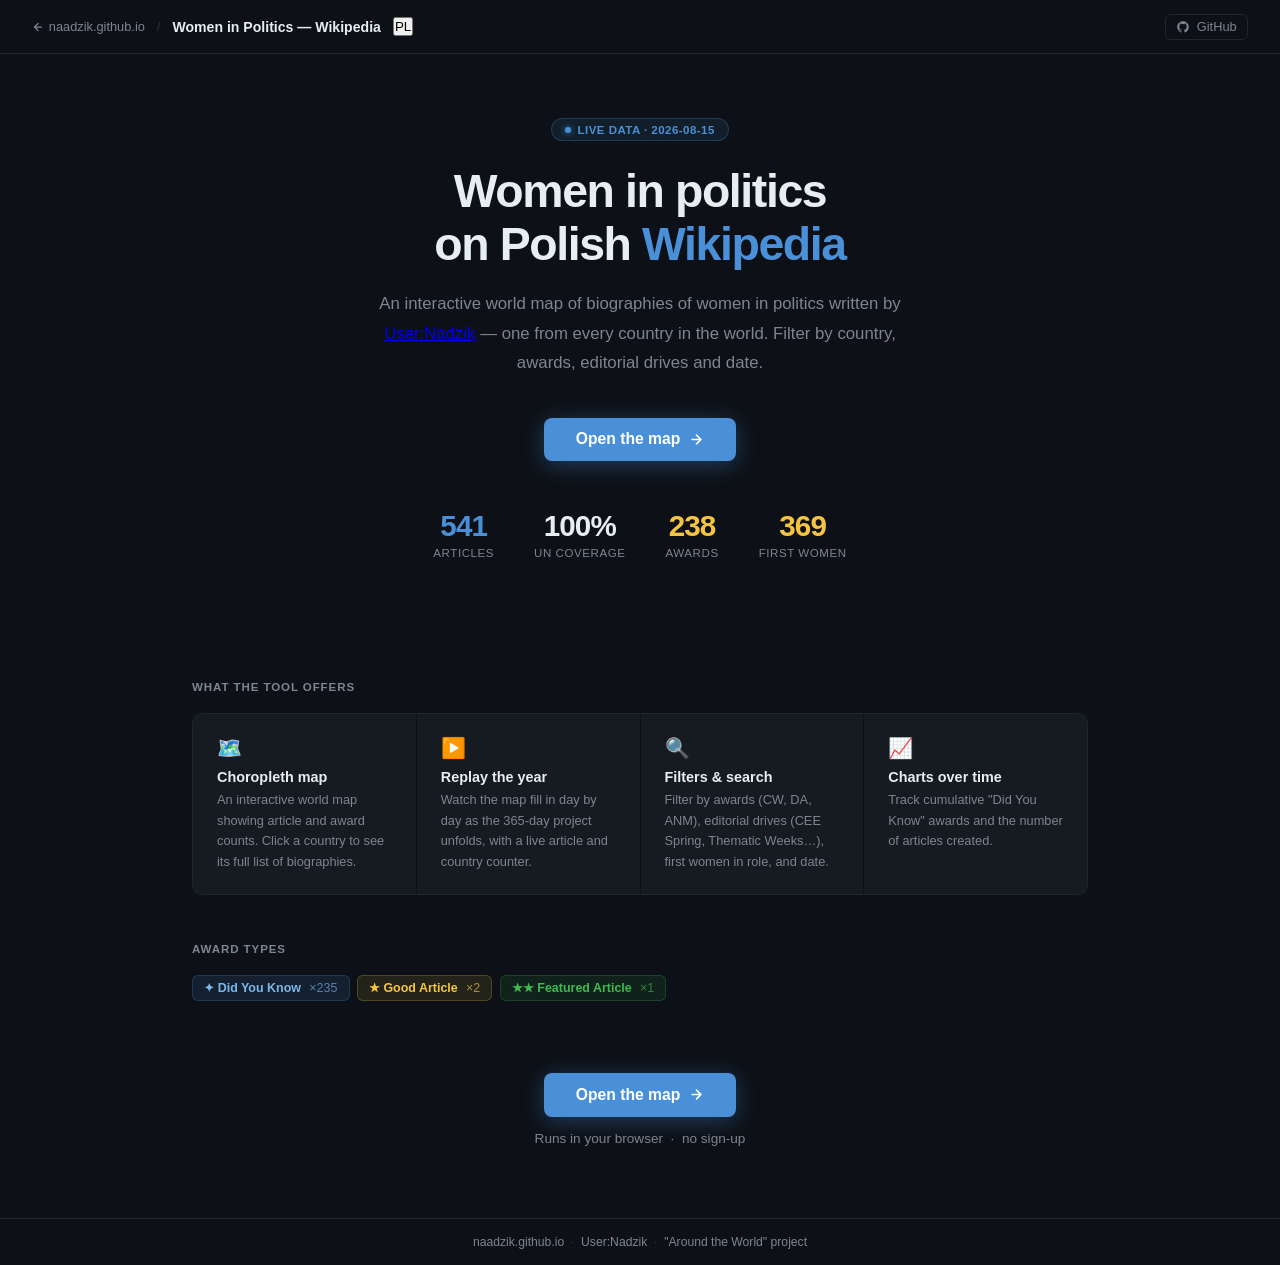
<file: index.html>
<!DOCTYPE html>
<html lang="en">
<head>
  <meta charset="UTF-8">
  <meta name="viewport" content="width=device-width, initial-scale=1.0">
  <title>Women in Politics — Wikipedia</title>
  <meta name="description" content="Interactive world map of biographies of women in politics — one from every country in the world — on Polish Wikipedia.">
  <link rel="icon" href="data:image/svg+xml,%3Csvg xmlns='http://www.w3.org/2000/svg' viewBox='0 0 100 100'%3E%3Ctext y='.9em' font-size='90'%3E%F0%9F%97%BA%EF%B8%8F%3C/text%3E%3C/svg%3E">
  <meta property="og:title" content="Women in Politics — Polish Wikipedia">
  <meta property="og:description" content="An interactive world map: a biography of a woman in politics from every country in the world.">
  <meta property="og:type" content="website">
  <style>
    *, *::before, *::after { box-sizing: border-box; margin: 0; padding: 0; }

    :root {
      --bg:      #0d1117;
      --surface: #161b22;
      --border:  #21262d;
      --text:    #e6edf3;
      --muted:   #7d8590;
      --dim:     #30363d;
      --blue:    #4a90d9;
      --blue-glow: rgba(74,144,217,.35);
      --gold:    #f5c542;
      --green:   #3fb950;
    }

    html { scroll-behavior: smooth; }

    body {
      font-family: -apple-system, BlinkMacSystemFont, 'Segoe UI', sans-serif;
      background: var(--bg);
      color: var(--text);
      min-height: 100vh;
      display: grid;
      grid-template-rows: auto 1fr auto;
    }

    /* ── Nav ── */
    nav {
      border-bottom: 1px solid var(--border);
      padding: .85rem 2rem;
      display: flex;
      align-items: center;
      gap: .75rem;
    }
    .nav-back {
      font-size: .8rem;
      color: var(--muted);
      text-decoration: none;
      display: flex;
      align-items: center;
      gap: .3rem;
      transition: color .15s;
    }
    .nav-back:hover { color: var(--text); }
    .nav-sep { color: var(--dim); font-size: .8rem; }
    .nav-title {
      font-size: .88rem;
      font-weight: 600;
      color: var(--text);
    }
    nav a.gh {
      margin-left: auto;
      display: flex; align-items: center; gap: .4rem;
      font-size: .8rem; color: var(--muted);
      text-decoration: none;
      border: 1px solid var(--border);
      border-radius: 6px; padding: .28rem .65rem;
      transition: color .15s, border-color .15s;
    }
    nav a.gh:hover { color: var(--text); border-color: var(--muted); }

    /* ── Hero ── */
    .hero {
      padding: 4rem 2rem 3rem;
      max-width: 760px;
      margin: 0 auto;
      width: 100%;
      text-align: center;
    }

    .badge {
      display: inline-flex; align-items: center; gap: .4rem;
      background: rgba(74,144,217,.1);
      border: 1px solid rgba(74,144,217,.25);
      border-radius: 100px;
      padding: .28rem .8rem;
      font-size: .72rem; color: var(--blue); font-weight: 600;
      letter-spacing: .04em; text-transform: uppercase;
      margin-bottom: 1.5rem;
    }
    .badge::before {
      content: '';
      width: 6px; height: 6px; border-radius: 50%;
      background: var(--blue);
      box-shadow: 0 0 6px var(--blue);
      animation: blink 2.5s ease-in-out infinite;
    }
    @keyframes blink {
      0%, 100% { opacity: 1; }
      50%       { opacity: .3; }
    }

    h1 {
      font-size: clamp(1.9rem, 4.5vw, 2.9rem);
      font-weight: 800;
      letter-spacing: -.03em;
      line-height: 1.15;
      margin-bottom: 1.1rem;
    }
    h1 em { font-style: normal; color: var(--blue); }

    .lead {
      font-size: clamp(.9rem, 2vw, 1.05rem);
      color: var(--muted);
      line-height: 1.75;
      max-width: 560px;
      margin: 0 auto 2.5rem;
    }

    .btn-primary {
      display: inline-flex; align-items: center; gap: .55rem;
      background: var(--blue);
      color: #fff; font-weight: 700; font-size: .98rem;
      padding: .8rem 2rem; border-radius: 8px;
      text-decoration: none;
      box-shadow: 0 4px 22px var(--blue-glow);
      transition: background .15s, transform .1s, box-shadow .15s;
    }
    .btn-primary:hover {
      background: #5a9fe0;
      transform: translateY(-2px);
      box-shadow: 0 6px 28px var(--blue-glow);
    }
    .btn-primary:active { transform: translateY(0); }

    /* ── Stats row ── */
    .stats {
      display: flex;
      flex-wrap: wrap;
      justify-content: center;
      gap: 2.5rem;
      margin: 3rem auto 0;
      max-width: 600px;
    }
    .stat-item { text-align: center; }
    .stat-value {
      font-size: 1.85rem;
      font-weight: 800;
      letter-spacing: -.03em;
      color: var(--text);
      display: block;
    }
    .stat-value.blue { color: var(--blue); }
    .stat-value.gold { color: var(--gold); }
    .stat-label {
      font-size: .72rem;
      color: var(--muted);
      margin-top: .2rem;
      text-transform: uppercase;
      letter-spacing: .05em;
    }

    /* ── Features ── */
    .features-section {
      max-width: 960px;
      margin: 4.5rem auto 0;
      padding: 0 2rem;
      width: 100%;
    }
    .section-label {
      font-size: .72rem;
      font-weight: 700;
      color: var(--muted);
      text-transform: uppercase;
      letter-spacing: .08em;
      margin-bottom: 1.25rem;
    }

    .features {
      display: grid;
      grid-template-columns: repeat(auto-fill, minmax(210px, 1fr));
      gap: 1px;
      border: 1px solid var(--border);
      border-radius: 10px;
      overflow: hidden;
    }
    .feature {
      background: var(--surface);
      padding: 1.35rem 1.5rem;
    }
    .feature-icon { font-size: 1.25rem; margin-bottom: .6rem; display: block; }
    .feature h3 { font-size: .9rem; font-weight: 700; margin-bottom: .3rem; }
    .feature p  { font-size: .8rem; color: var(--muted); line-height: 1.6; }

    /* ── Awards strip ── */
    .awards-section {
      max-width: 960px;
      margin: 3rem auto 0;
      padding: 0 2rem;
      width: 100%;
    }
    .awards-grid {
      display: flex;
      flex-wrap: wrap;
      gap: .45rem;
      margin-top: .75rem;
    }
    .award-chip {
      font-size: .78rem;
      font-weight: 600;
      border-radius: 6px;
      padding: .3rem .7rem;
    }
    .award-chip.cw  { background: rgba(74,144,217,.12); color: #7db8ea; border: 1px solid rgba(74,144,217,.22); }
    .award-chip.da  { background: rgba(245,197,66,.1);  color: #f5c542; border: 1px solid rgba(245,197,66,.22); }
    .award-chip.anm { background: rgba(63,185,80,.1);   color: #3fb950; border: 1px solid rgba(63,185,80,.22); }
    .award-chip .count {
      opacity: .65;
      font-weight: 400;
      margin-left: .3rem;
    }

    /* ── Bottom CTA ── */
    .bottom-cta {
      text-align: center;
      padding: 4.5rem 2rem;
    }
    .bottom-cta p {
      font-size: .85rem;
      color: var(--muted);
      margin-top: .9rem;
    }

    /* ── Footer ── */
    footer {
      border-top: 1px solid var(--border);
      padding: 1rem 2rem;
      font-size: .76rem;
      color: var(--dim);
      text-align: center;
    }
    footer a { color: var(--muted); text-decoration: none; }
    footer a:hover { text-decoration: underline; }
  </style>
</head>
<body>

<nav>
  <a class="nav-back" href="https://naadzik.github.io/">
    <svg width="12" height="12" viewBox="0 0 24 24" fill="none" stroke="currentColor" stroke-width="2.5" stroke-linecap="round">
      <path d="M19 12H5M12 5l-7 7 7 7"/>
    </svg>
    naadzik.github.io
  </a>
  <span class="nav-sep">/</span>
  <span class="nav-title" data-i18n="navTitle">Women in Politics — Wikipedia</span>
  <button class="gh" id="ls-lang" type="button" title="Switch language / Zmień język">PL</button>
  <a class="gh" href="https://github.com/Naadzik" target="_blank" rel="noopener">
    <svg width="14" height="14" viewBox="0 0 24 24" fill="currentColor">
      <path d="M12 2C6.477 2 2 6.477 2 12c0 4.418 2.865 8.167 6.839 9.49.5.092.682-.217.682-.482
               0-.237-.009-.868-.014-1.703-2.782.605-3.369-1.34-3.369-1.34-.454-1.154-1.11-1.462-1.11-1.462
               -.908-.62.069-.608.069-.608 1.003.07 1.531 1.03 1.531 1.03.892 1.529 2.341 1.087 2.91.831
               .091-.646.35-1.087.636-1.337-2.22-.253-4.555-1.11-4.555-4.943 0-1.091.39-1.984 1.029-2.683
               -.103-.253-.446-1.27.098-2.647 0 0 .84-.269 2.75 1.025A9.578 9.578 0 0 1 12 6.836a9.59 9.59 0 0 1
               2.504.337c1.909-1.294 2.747-1.025 2.747-1.025.546 1.377.202 2.394.1 2.647.64.699 1.028
               1.592 1.028 2.683 0 3.842-2.339 4.687-4.566 4.935.359.309.678.919.678 1.852 0 1.336-.012
               2.415-.012 2.743 0 .267.18.578.688.48C19.138 20.163 22 16.418 22 12c0-5.523-4.477-10-10-10z"/>
    </svg>
    GitHub
  </a>
</nav>

<main>

  <section class="hero">
    <span class="badge" id="ls-badge" data-i18n="badge">Live data</span>
    <h1 data-i18n-html="heroTitle">Women in politics<br>on Polish <em>Wikipedia</em></h1>
    <p class="lead" data-i18n-html="lead">
      An interactive world map of biographies of women in politics written by
      <a href="https://meta.wikimedia.org/wiki/User:Nadzik" target="_blank" rel="noopener">User:Nadzik</a> —
      one from every country in the world. Filter by country, awards, editorial
      drives and date.
    </p>
    <a class="btn-primary ls-open" href="app.html">
      <span data-i18n="openMap">Open the map</span>
      <svg width="15" height="15" viewBox="0 0 24 24" fill="none" stroke="currentColor" stroke-width="2.5" stroke-linecap="round">
        <path d="M5 12h14M12 5l7 7-7 7"/>
      </svg>
    </a>

    <div class="stats">
      <div class="stat-item">
        <span class="stat-value blue" id="ls-articles">–</span>
        <span class="stat-label" data-i18n="stArticles">Articles</span>
      </div>
      <div class="stat-item">
        <span class="stat-value" id="ls-coverage">–</span>
        <span class="stat-label" data-i18n="stCoverage">UN coverage</span>
      </div>
      <div class="stat-item">
        <span class="stat-value gold" id="ls-awards">–</span>
        <span class="stat-label" data-i18n="stAwards">Awards</span>
      </div>
      <div class="stat-item">
        <span class="stat-value" id="ls-firstwomen" style="color:var(--gold)">–</span>
        <span class="stat-label" data-i18n="stFirstWomen">First women</span>
      </div>
    </div>
  </section>

  <section class="features-section">
    <p class="section-label" data-i18n="featuresLabel">What the tool offers</p>
    <div class="features">
      <div class="feature">
        <span class="feature-icon">🗺️</span>
        <h3 data-i18n="f1title">Choropleth map</h3>
        <p data-i18n="f1body">An interactive world map showing article and award counts. Click a country to see its full list of biographies.</p>
      </div>
      <div class="feature">
        <span class="feature-icon">▶️</span>
        <h3 data-i18n="f2title">Replay the year</h3>
        <p data-i18n="f2body">Watch the map fill in day by day as the 365-day project unfolds, with a live article and country counter.</p>
      </div>
      <div class="feature">
        <span class="feature-icon">🔍</span>
        <h3 data-i18n="f3title">Filters &amp; search</h3>
        <p data-i18n="f3body">Filter by awards (CW, DA, ANM), editorial drives (CEE Spring, Thematic Weeks…), first women in role, and date.</p>
      </div>
      <div class="feature">
        <span class="feature-icon">📈</span>
        <h3 data-i18n="f4title">Charts over time</h3>
        <p data-i18n="f4body">Track cumulative "Did You Know" awards and the number of articles created.</p>
      </div>
    </div>
  </section>

  <section class="awards-section">
    <p class="section-label" data-i18n="awardsLabel">Award types</p>
    <div class="awards-grid">
      <span class="award-chip cw">✦ <span data-i18n="awCw">Did You Know</span> <span class="count" id="ls-cw">–</span></span>
      <span class="award-chip da">★ <span data-i18n="awDa">Good Article</span> <span class="count" id="ls-da">–</span></span>
      <span class="award-chip anm">★★ <span data-i18n="awAnm">Featured Article</span> <span class="count" id="ls-anm">–</span></span>
    </div>
  </section>

  <div class="bottom-cta">
    <a class="btn-primary ls-open" href="app.html">
      <span data-i18n="openMap">Open the map</span>
      <svg width="15" height="15" viewBox="0 0 24 24" fill="none" stroke="currentColor" stroke-width="2.5" stroke-linecap="round">
        <path d="M5 12h14M12 5l7 7-7 7"/>
      </svg>
    </a>
    <p data-i18n="ctaNote">Runs in your browser &nbsp;·&nbsp; no sign-up</p>
  </div>

</main>

<footer>
  <a href="https://naadzik.github.io/">naadzik.github.io</a>
  &nbsp;·&nbsp;
  <a href="https://pl.wikipedia.org/wiki/Wikipedysta:Nadzik" target="_blank" rel="noopener" data-i18n="footUser">User:Nadzik</a>
  &nbsp;·&nbsp;
  <a href="https://meta.wikimedia.org/wiki/Grants:Project/Nadzik/Kobiety_w_polityce" target="_blank" rel="noopener" data-i18n="footProject">"Around the World" project</a>
</footer>

<script>
  const I18N = {
    en: {
      navTitle: 'Women in Politics — Wikipedia',
      badge: 'Live data',
      heroTitle: 'Women in politics<br>on Polish <em>Wikipedia</em>',
      lead: 'An interactive world map of biographies of women in politics written by <a href="https://meta.wikimedia.org/wiki/User:Nadzik" target="_blank" rel="noopener">User:Nadzik</a> — one from every country in the world. Filter by country, awards, editorial drives and date.',
      openMap: 'Open the map',
      stArticles: 'Articles', stCoverage: 'UN coverage', stAwards: 'Awards', stFirstWomen: 'First women',
      featuresLabel: 'What the tool offers',
      f1title: 'Choropleth map', f1body: 'An interactive world map showing article and award counts. Click a country to see its full list of biographies.',
      f2title: 'Replay the year', f2body: 'Watch the map fill in day by day as the 365-day project unfolds, with a live article and country counter.',
      f3title: 'Filters & search', f3body: 'Filter by awards (CW, DA, ANM), editorial drives (CEE Spring, Thematic Weeks…), first women in role, and date.',
      f4title: 'Charts over time', f4body: 'Track cumulative "Did You Know" awards and the number of articles created.',
      awardsLabel: 'Award types', awCw: 'Did You Know', awDa: 'Good Article', awAnm: 'Featured Article',
      ctaNote: 'Runs in your browser  ·  no sign-up',
      footUser: 'User:Nadzik', footProject: '"Around the World" project',
      badgeDate: d => 'Live data · ' + d,
    },
    pl: {
      navTitle: 'Kobiety w polityce — Wikipedia',
      badge: 'Dane aktualne',
      heroTitle: 'Kobiety w polityce<br>na polskiej <em>Wikipedii</em>',
      lead: 'Interaktywna mapa świata pokazująca biogramy kobiet w polityce napisane przez <a href="https://pl.wikipedia.org/wiki/Wikipedysta:Nadzik" target="_blank" rel="noopener">Wikipedysta:Nadzik</a> — po jednym z każdego kraju świata. Filtruj po kraju, wyróżnieniach, akcjach edycyjnych i dacie.',
      openMap: 'Otwórz mapę',
      stArticles: 'Artykułów', stCoverage: 'Pokrycie ONZ', stAwards: 'Wyróżnień', stFirstWomen: 'Pierwsze kobiety',
      featuresLabel: 'Co zawiera narzędzie',
      f1title: 'Kartogram', f1body: 'Interaktywna mapa świata wskazująca liczbę artykułów oraz ich wyróżnień. Kliknij kraj, by zobaczyć pełną listę biogramów.',
      f2title: 'Odtwórz rok', f2body: 'Zobacz, jak mapa wypełnia się dzień po dniu w trakcie 365-dniowego projektu, z licznikiem artykułów i państw.',
      f3title: 'Filtry i wyszukiwanie', f3body: 'Filtruj po wyróżnieniach (CW, DA, ANM), akcjach edycyjnych (CEE Spring, Tygodnie tematyczne…), pierwszych kobietach i datach.',
      f4title: 'Wykresy w czasie', f4body: 'Śledź skumulowane wyróżnienia „Czy wiesz" oraz liczbę tworzonych artykułów.',
      awardsLabel: 'Typy wyróżnień', awCw: 'Czy wiesz', awDa: 'Dobry artykuł', awAnm: 'Artykuł na medal',
      ctaNote: 'Działa w przeglądarce  ·  bez rejestracji',
      footUser: 'Wikipedysta:Nadzik', footProject: 'Projekt „Dookoła świata"',
      badgeDate: d => 'Dane na dzień · ' + d,
    },
  };

  const params = new URLSearchParams(location.search);
  let lang = params.get('lang');
  if (lang !== 'en' && lang !== 'pl') lang = localStorage.getItem('ww-lang') || 'en';
  let genDate = '';

  function applyLang() {
    const dict = I18N[lang];
    document.documentElement.lang = lang;
    document.querySelectorAll('[data-i18n]').forEach(el => { el.textContent = dict[el.dataset.i18n] ?? el.textContent; });
    document.querySelectorAll('[data-i18n-html]').forEach(el => { el.innerHTML = dict[el.dataset.i18nHtml] ?? el.innerHTML; });
    document.title = dict.navTitle;
    document.getElementById('ls-lang').textContent = lang === 'en' ? 'PL' : 'EN';
    // App links carry the language so the map opens in the same locale
    document.querySelectorAll('.ls-open').forEach(a => { a.href = 'app.html?lang=' + lang; });
    if (genDate) document.getElementById('ls-badge').textContent = dict.badgeDate(genDate);
  }

  document.getElementById('ls-lang').addEventListener('click', () => {
    lang = lang === 'en' ? 'pl' : 'en';
    localStorage.setItem('ww-lang', lang);
    applyLang();
  });

  applyLang();

  // Live stats from the same data file the app uses — never goes stale.
  fetch('data/wikiwomen.json').then(r => r.json()).then(data => {
    const titles = new Set();
    const fwTitles = new Set();   // isFirstWoman is country-relative: count if flagged in ANY country
    let cw = 0, da = 0, anm = 0;
    for (const c of [...data.countries, ...data.unrecognized]) {
      for (const a of c.articles) {
        if (a.isFirstWoman) fwTitles.add(a.title);
        if (titles.has(a.title)) continue;
        titles.add(a.title);
        for (const w of a.awards) {
          if (w.type === 'cw') cw++; else if (w.type === 'da') da++; else if (w.type === 'anm') anm++;
        }
      }
    }
    const firstWomen = fwTitles.size;
    const covered = data.countries.filter(c => c.articles.length > 0).length;
    const coverage = Math.round((covered / 193) * 100);

    const set = (id, v) => { const el = document.getElementById(id); if (el) el.textContent = v; };
    set('ls-articles', titles.size);
    set('ls-coverage', coverage + '%');
    set('ls-awards', cw + da + anm);
    set('ls-firstwomen', firstWomen);
    set('ls-cw', '×' + cw);
    set('ls-da', '×' + da);
    set('ls-anm', '×' + anm);

    genDate = (data.meta?.generatedAt || '').slice(0, 10);
    if (genDate) document.getElementById('ls-badge').textContent = I18N[lang].badgeDate(genDate);
  }).catch(() => { /* keep placeholder dashes if data can't load */ });
</script>

</body>
</html>
</file>
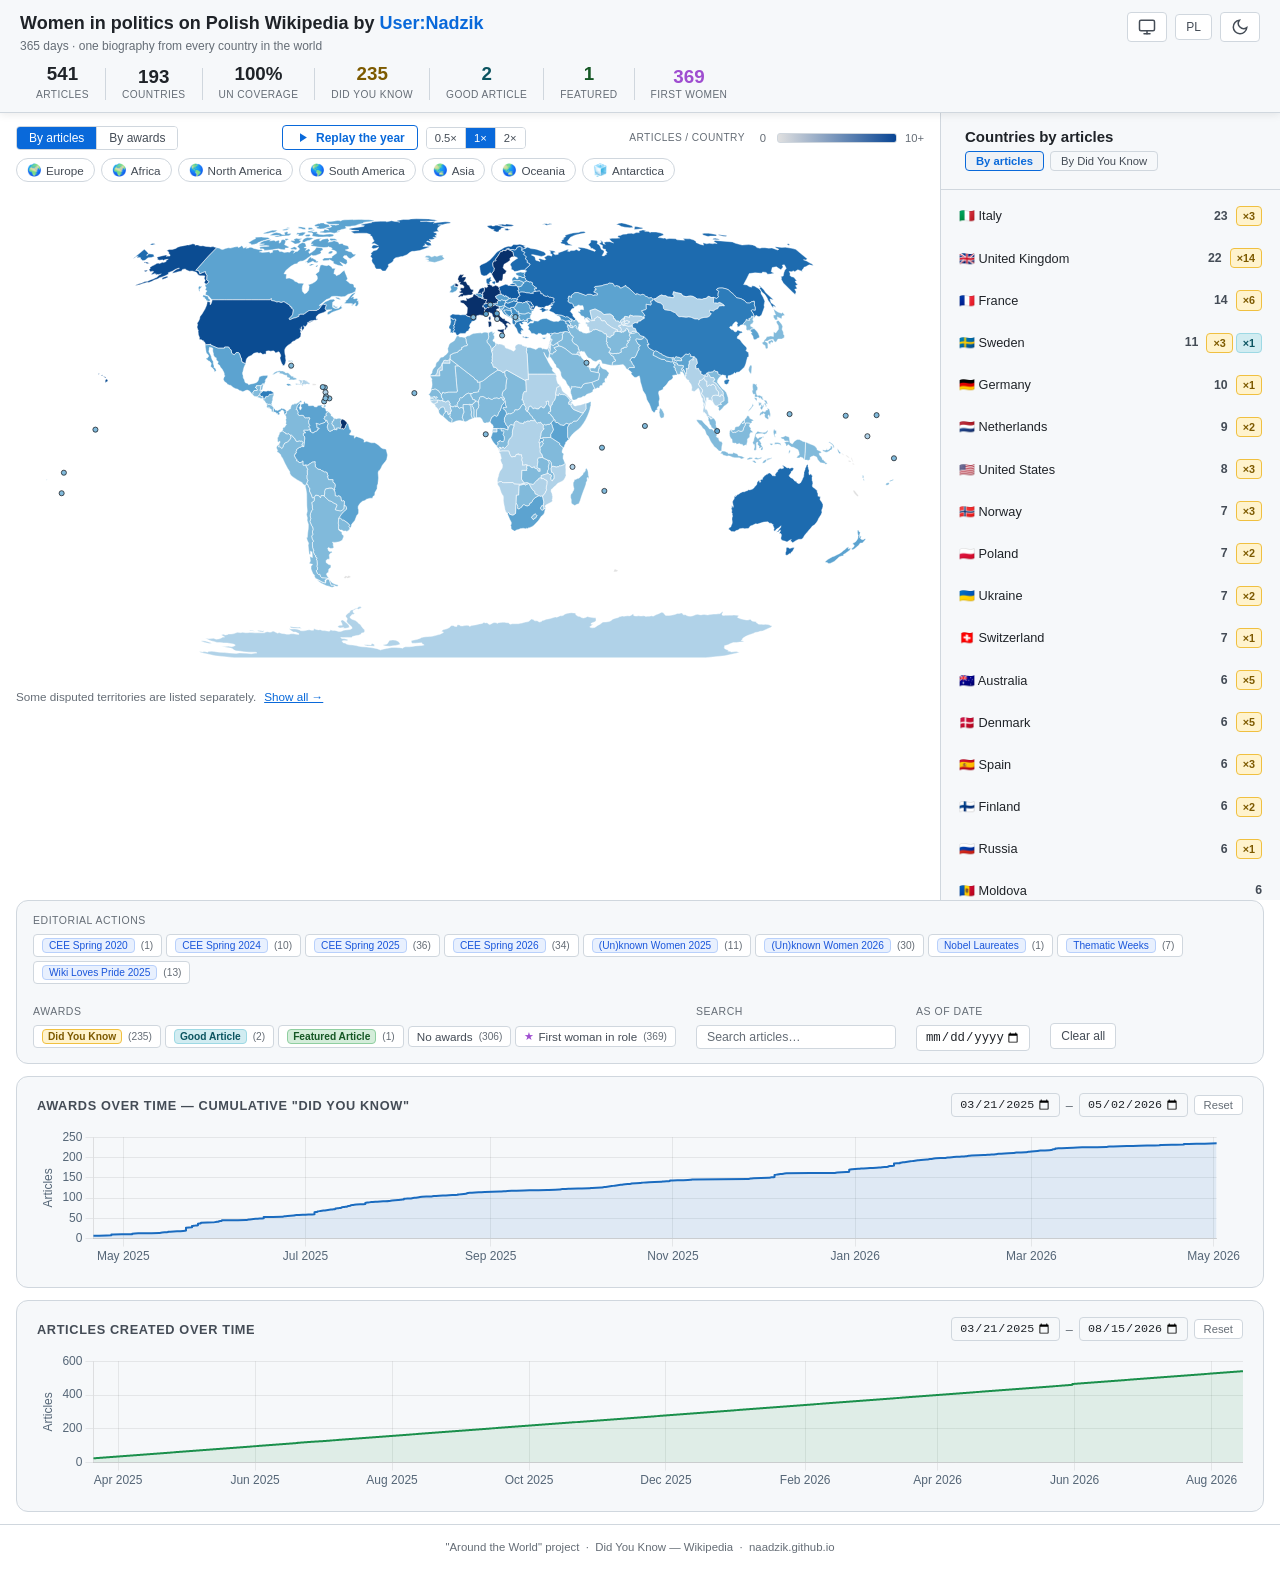
<file: app.html>
<!DOCTYPE html>
<html lang="en">
<head>
  <meta charset="UTF-8" />
  <meta name="viewport" content="width=device-width, initial-scale=1.0" />
  <title data-i18n="header.title">Women in Politics — Wikipedia</title>
  <link rel="icon" href="data:image/svg+xml,%3Csvg xmlns='http://www.w3.org/2000/svg' viewBox='0 0 100 100'%3E%3Ctext y='.9em' font-size='90'%3E%F0%9F%97%BA%EF%B8%8F%3C/text%3E%3C/svg%3E" />
  <link rel="stylesheet" href="style.css?v=19" />

  <!-- D3 + TopoJSON (vendored locally so the app works offline / on flaky conference Wi-Fi) -->
  <script src="vendor/d3.min.js?v=19"></script>
  <script src="vendor/topojson-client.min.js?v=19"></script>

  <!-- Chart.js + date adapter (vendored) -->
  <script src="vendor/chart.umd.min.js?v=19"></script>
  <script src="vendor/chartjs-adapter-date-fns.bundle.min.js?v=19"></script>
</head>
<body>

<!-- ═══════════════════════════════════════════════════════════════ HEADER -->
<header id="site-header">
  <div id="header-top">
    <div id="header-titles">
      <h1 data-i18n-html="header.titleHtml">Women in Politics — Wikipedia</h1>
      <p id="header-subtitle" data-i18n="header.subtitle">Biographies on Polish Wikipedia</p>
    </div>
    <div id="header-controls">
      <button id="btn-present" class="ctrl-btn" title="Presentation mode (P)" aria-label="Toggle presentation mode">
        <svg viewBox="0 0 24 24" width="18" height="18" fill="none" stroke="currentColor" stroke-width="2" stroke-linecap="round" stroke-linejoin="round">
          <rect x="2" y="3" width="20" height="14" rx="2"/>
          <line x1="8" y1="21" x2="16" y2="21"/>
          <line x1="12" y1="17" x2="12" y2="21"/>
        </svg>
      </button>
      <button id="btn-lang" class="ctrl-btn" title="Switch language / Zmień język">
        <span id="lang-label">PL</span>
      </button>
      <button id="btn-dark" class="ctrl-btn" title="Toggle dark mode" aria-label="Toggle dark mode">
        <svg id="icon-dark" viewBox="0 0 24 24" width="18" height="18" fill="none" stroke="currentColor" stroke-width="2">
          <path d="M21 12.79A9 9 0 1 1 11.21 3 7 7 0 0 0 21 12.79z"/>
        </svg>
        <svg id="icon-light" viewBox="0 0 24 24" width="18" height="18" fill="none" stroke="currentColor" stroke-width="2" style="display:none">
          <circle cx="12" cy="12" r="5"/>
          <line x1="12" y1="1" x2="12" y2="3"/>
          <line x1="12" y1="21" x2="12" y2="23"/>
          <line x1="4.22" y1="4.22" x2="5.64" y2="5.64"/>
          <line x1="18.36" y1="18.36" x2="19.78" y2="19.78"/>
          <line x1="1" y1="12" x2="3" y2="12"/>
          <line x1="21" y1="12" x2="23" y2="12"/>
          <line x1="4.22" y1="19.78" x2="5.64" y2="18.36"/>
          <line x1="18.36" y1="5.64" x2="19.78" y2="4.22"/>
        </svg>
      </button>
    </div>
  </div>

  <!-- Stats bar -->
  <div id="stats-bar">
    <div class="stat-item">
      <span class="stat-value" id="stat-articles">–</span>
      <span class="stat-label" data-i18n="stats.articles">Articles</span>
    </div>
    <div class="stat-divider"></div>
    <button class="stat-item stat-item--btn" id="stat-countries-btn">
      <span class="stat-value" id="stat-countries">–</span>
      <span class="stat-label" data-i18n="stats.countries">Countries</span>
    </button>
    <div class="stat-divider"></div>
    <div class="stat-item">
      <span class="stat-value" id="stat-coverage">–</span>
      <span class="stat-label" data-i18n="stats.coverage">UN coverage</span>
    </div>
    <div class="stat-divider"></div>
    <div class="stat-item">
      <span class="stat-value stat-cw" id="stat-cw">–</span>
      <span class="stat-label" data-i18n="stats.cw">Did You Know</span>
    </div>
    <div class="stat-divider"></div>
    <div class="stat-item">
      <span class="stat-value stat-da" id="stat-da">–</span>
      <span class="stat-label" data-i18n="stats.da">Good Article</span>
    </div>
    <div class="stat-divider"></div>
    <div class="stat-item">
      <span class="stat-value stat-anm" id="stat-anm">–</span>
      <span class="stat-label" data-i18n="stats.anm">Featured</span>
    </div>
    <div class="stat-divider"></div>
    <button class="stat-item stat-item--btn" id="stat-firstwomen-btn" data-i18n-title="stats.firstWomenTitle">
      <span class="stat-value stat-fw" id="stat-firstwomen">–</span>
      <span class="stat-label" data-i18n="stats.firstWomen">First women</span>
    </button>
  </div>
</header>

<!-- ═══════════════════════════════════════════════════════════ MAIN LAYOUT -->
<main id="main-layout">

  <!-- ── Left: map + controls ── -->
  <div id="map-column">

    <!-- Map controls row -->
    <div id="map-controls">
      <div id="color-mode-toggle" role="group" aria-label="Color mode">
        <button class="mode-btn active" id="btn-mode-articles" data-mode="articles" data-i18n="map.colorByArticles">By articles</button>
        <button class="mode-btn" id="btn-mode-awards" data-mode="awards" data-i18n="map.colorByAwards">By awards</button>
      </div>
      <div id="replay-controls">
        <button id="btn-replay" class="replay-btn" data-i18n-title="replay.play" title="Replay the year">
          <svg class="replay-icon-play" viewBox="0 0 24 24" width="15" height="15" fill="currentColor"><path d="M8 5v14l11-7z"/></svg>
          <svg class="replay-icon-pause" viewBox="0 0 24 24" width="15" height="15" fill="currentColor" style="display:none"><path d="M6 5h4v14H6zM14 5h4v14h-4z"/></svg>
          <span data-i18n="replay.label">Replay the year</span>
        </button>
        <div id="replay-speed" role="group" data-i18n-title="replay.speed" title="Animation speed" aria-label="Animation speed">
          <button class="speed-btn" data-speed="0.5" title="2× slower">0.5×</button>
          <button class="speed-btn active" data-speed="1" title="Normal speed">1×</button>
          <button class="speed-btn" data-speed="2" title="2× faster">2×</button>
        </div>
      </div>
      <div id="map-legend" aria-hidden="true">
        <span class="legend-label" id="legend-title">articles / country</span>
        <span class="legend-label" data-i18n="legend.none">0</span>
        <div id="legend-gradient"></div>
        <span class="legend-label" id="legend-max">–</span>
      </div>
    </div>

    <!-- Replay overlay (shown while the year animation plays or is paused mid-way) -->
    <div id="replay-overlay" hidden>
      <button id="replay-close" data-i18n-title="replay.close" title="Close" aria-label="Close replay">✕</button>
      <div id="replay-top">
        <div id="replay-date">–</div>
        <div id="replay-counters">
          <span><b id="replay-day">0</b> <span data-i18n="replay.day">day</span></span>
          <span><b id="replay-articles">0</b> <span id="replay-count-label">articles</span></span>
          <span><b id="replay-countries">0</b> <span id="replay-countries-label">countries</span></span>
        </div>
      </div>
      <div id="replay-scrubber">
        <span id="replay-scrub-start" class="replay-scrub-label"></span>
        <input type="range" id="replay-slider" min="0" max="0" value="0" step="1"
               data-i18n-title="replay.scrub" title="Drag to a specific day" aria-label="Drag to a specific day">
        <span id="replay-scrub-end" class="replay-scrub-label"></span>
      </div>
    </div>

    <!-- Continent filter bar -->
    <div id="continent-bar">
      <button class="continent-btn" data-continent="europe">🌍 <span data-i18n="continents.europe">Europe</span></button>
      <button class="continent-btn" data-continent="africa">🌍 <span data-i18n="continents.africa">Africa</span></button>
      <button class="continent-btn" data-continent="north_america">🌎 <span data-i18n="continents.north_america">North America</span></button>
      <button class="continent-btn" data-continent="south_america">🌎 <span data-i18n="continents.south_america">South America</span></button>
      <button class="continent-btn" data-continent="asia">🌏 <span data-i18n="continents.asia">Asia</span></button>
      <button class="continent-btn" data-continent="oceania">🌏 <span data-i18n="continents.oceania">Oceania</span></button>
      <button class="continent-btn" data-continent="antarctica">🧊 <span data-i18n="continents.antarctica">Antarctica</span></button>
    </div>

    <!-- World map (D3 SVG rendered here) -->
    <div id="map-container">
      <svg id="map-svg" viewBox="0 0 960 500" preserveAspectRatio="xMidYMid meet" aria-label="World map">
        <g id="map-countries"></g>
        <g id="map-borders"></g>
        <g id="map-dots"></g>
      </svg>
      <div id="map-loading">
        <div class="spinner"></div>
      </div>
    </div>

    <!-- Additional territories note (shown below map) -->
    <div id="additional-note" hidden>
      <span data-i18n="map.additionalNote">Some territories are not shown on the map.</span>
      <button id="btn-show-additional" data-i18n="map.showAll">Show all →</button>
    </div>

  </div><!-- /map-column -->

  <!-- ── Right: side panel ── -->
  <aside id="side-panel" aria-live="polite">
    <div id="panel-content" hidden>
      <div id="panel-header">
        <button id="panel-close" aria-label="Back">←</button>
        <div id="panel-country-flag"></div>
        <div id="panel-country-info">
          <h2 id="panel-country-name"></h2>
          <div id="panel-award-summary"></div>
        </div>
      </div>
      <div id="panel-articles-list"></div>
      <div id="panel-unrecognized-note" hidden>
        <h3 data-i18n="panel.unrecognizedTitle">Related territories (not on map)</h3>
        <div id="panel-unrecognized-list"></div>
      </div>
    </div>
  </aside>

</main>

<!-- ═══════════════════════════════════════════════════ FILTERS + SEARCH -->
<section id="filter-section">
  <div id="filter-row">
    <div id="filter-group-actions" class="filter-group">
      <span class="filter-group-label" data-i18n="filters.editorialActions">Editorial actions</span>
      <div id="filter-actions-buttons" class="filter-buttons"></div>
    </div>
    <div id="filter-group-awards" class="filter-group">
      <span class="filter-group-label" data-i18n="filters.awardTypes">Awards</span>
      <div id="filter-awards-buttons" class="filter-buttons">
        <button class="filter-btn award-btn" data-award="cw">
          <span class="badge-cw badge-sm" data-i18n="awards.cw">CW</span>
        </button>
        <button class="filter-btn award-btn" data-award="da">
          <span class="badge-da badge-sm" data-i18n="awards.da">DA</span>
        </button>
        <button class="filter-btn award-btn" data-award="anm">
          <span class="badge-anm badge-sm" data-i18n="awards.anm">ANM</span>
        </button>
        <button class="filter-btn" id="btn-no-awards">
          <span data-i18n="filters.noAwards">No awards</span>
          <span class="filter-count"></span>
        </button>
        <button class="filter-btn filter-btn--fw" id="btn-first-women">
          <span data-i18n="filters.firstWomen">First woman in role</span>
          <span class="filter-count"></span>
        </button>
      </div>
    </div>
    <div id="filter-group-search" class="filter-group">
      <span class="filter-group-label" data-i18n="filters.search">Search</span>
      <input type="search" id="search-input" data-i18n-placeholder="search.placeholder" placeholder="Search articles…" autocomplete="off" />
    </div>
    <div id="filter-group-date" class="filter-group filter-group--date">
      <span class="filter-group-label" data-i18n="filters.asOfDate">As of date</span>
      <div class="filter-date-row">
        <input type="date" id="filter-date-input" />
        <button id="btn-clear-date" class="ctrl-btn" aria-label="Clear date">✕</button>
      </div>
    </div>
    <button id="btn-clear-filters" class="ctrl-btn" data-i18n="filters.clearAll">Clear all</button>
  </div>
</section>

<!-- ═══════════════════════════════════════════════════════════ TIMELINE -->
<section id="timeline-section">
  <div id="timeline-header">
    <h2 id="timeline-title" data-i18n="timeline.title">Awards over time</h2>
    <div id="timeline-range">
      <input type="date" id="timeline-from" aria-label="From date" />
      <span class="timeline-range-sep">–</span>
      <input type="date" id="timeline-to" aria-label="To date" />
      <button id="timeline-reset" class="ctrl-btn" data-i18n="timeline.reset">Reset</button>
    </div>
  </div>
  <div id="timeline-container">
    <canvas id="timeline-chart"></canvas>
  </div>
</section>

<!-- ═══════════════════════════════════════════════════ CREATED TIMELINE -->
<section id="created-section">
  <div id="created-header">
    <h2 id="created-title" data-i18n="created.title">Articles created over time</h2>
    <div id="created-range">
      <input type="date" id="created-from" aria-label="From date" />
      <span class="timeline-range-sep">–</span>
      <input type="date" id="created-to" aria-label="To date" />
      <button id="created-reset" class="ctrl-btn" data-i18n="created.reset">Reset</button>
    </div>
  </div>
  <div id="created-container">
    <canvas id="created-chart"></canvas>
  </div>
</section>

<!-- ══════════════════════════════════════════════════════════════════ FOOTER -->
<footer id="site-footer">
  <a href="https://pl.wikipedia.org/wiki/Wikipedysta:Nadzik/Dookoła_świata" target="_blank" rel="noopener" data-i18n="footer.project">Projekt „Dookoła świata"</a>
  &nbsp;·&nbsp;
  <a href="https://pl.wikipedia.org/wiki/Wikiprojekt:Czy_wiesz/propozycje" target="_blank" rel="noopener" data-i18n="footer.cw">Czy wiesz — Wikipedia</a>
  &nbsp;·&nbsp;
  <a href="https://naadzik.github.io/" target="_blank" rel="noopener">naadzik.github.io</a>
</footer>

<!-- ══════════════════════════════════════════════════════════════ TOOLTIP -->
<div id="tooltip" role="tooltip" aria-hidden="true"></div>

<!-- ════════════════════════════════════════════════════════════ SCRIPTS -->
<script type="module" src="js/app.js?v=19"></script>

</body>
</html>
</file>
<file: style.css>
/* ═══════════════════════════════════════════════ CSS CUSTOM PROPERTIES */

:root {
  /* Base */
  --bg:           #ffffff;
  --surface:      #f6f8fa;
  --surface-2:    #eef1f5;
  --border:       #d0d7de;
  --text:         #1f2328;
  --text-soft:    #444c56;
  --muted:        #656d76;

  /* Map */
  --map-no-data:  #e0e0e0;
  --map-stroke:   #ffffff;
  --map-hover:    rgba(0,0,0,0.15);
  --map-selected: rgba(0,0,0,0.3);

  /* Tooltip */
  --tooltip-bg:   rgba(15,15,15,0.88);
  --tooltip-text: #ffffff;

  /* Badges */
  --badge-cw-bg:   #fff3cd;
  --badge-cw-text: #7d5a00;
  --badge-cw-border: #f0c040;
  --badge-da-bg:   #d1ecf1;
  --badge-da-text: #0c5460;
  --badge-da-border:#9dd9e4;
  --badge-anm-bg:  #d4edda;
  --badge-anm-text:#155724;
  --badge-anm-border:#8fcfa0;

  /* Tags (editorial actions) */
  --tag-bg:        #e8f0fe;
  --tag-text:      #1a56db;
  --tag-border:    #b8d0fb;

  /* First-woman marker */
  --first-woman-color: #9f4ed0;

  /* Accent */
  --accent:        #0969da;
  --accent-hover:  #0556ba;

  /* Layout */
  --header-height: 90px;  /* overridden by JS with measured value */
  --panel-width:   340px;
  --radius:        8px;
  --radius-sm:     4px;
  --shadow:        0 2px 8px rgba(0,0,0,0.08);
  --shadow-lg:     0 4px 20px rgba(0,0,0,0.12);

  /* Transitions */
  --transition: 0.2s ease;
}

html.dark {
  --bg:           #0d1117;
  --surface:      #161b22;
  --surface-2:    #1c2128;
  --border:       #30363d;
  --text:         #e6edf3;
  --text-soft:    #adbac7;
  --muted:        #768390;

  --map-no-data:  #2a2f38;
  --map-stroke:   #0d1117;
  --map-hover:    rgba(255,255,255,0.12);
  --map-selected: rgba(255,255,255,0.25);

  --tooltip-bg:   rgba(230,230,230,0.95);
  --tooltip-text: #0d1117;

  --badge-cw-bg:   #3d2f00;
  --badge-cw-text: #ffd93d;
  --badge-cw-border:#7d5a00;
  --badge-da-bg:   #0a2a2e;
  --badge-da-text: #7ec8e3;
  --badge-da-border:#1a5060;
  --badge-anm-bg:  #0a2a15;
  --badge-anm-text:#6fcf97;
  --badge-anm-border:#1a5030;

  --tag-bg:        #1a2740;
  --tag-text:      #93bbf7;
  --tag-border:    #2a4070;

  --first-woman-color: #c07ef0;

  --accent:        #4493f8;
  --accent-hover:  #62a7ff;

  --shadow:        0 2px 8px rgba(0,0,0,0.3);
  --shadow-lg:     0 4px 20px rgba(0,0,0,0.5);
}

/* ══════════════════════════════════════════════════════ RESET & BASE */

*, *::before, *::after {
  box-sizing: border-box;
  margin: 0;
  padding: 0;
}

html {
  font-size: 15px;
  scroll-behavior: smooth;
}

body {
  font-family: -apple-system, BlinkMacSystemFont, "Segoe UI", Helvetica, Arial, sans-serif;
  background: var(--bg);
  color: var(--text);
  line-height: 1.5;
  min-height: 100vh;
  display: flex;
  flex-direction: column;
}

a {
  color: var(--accent);
  text-decoration: none;
}
a:hover {
  text-decoration: underline;
  color: var(--accent-hover);
}

button {
  font-family: inherit;
  font-size: inherit;
  cursor: pointer;
  border: none;
  background: none;
  color: inherit;
}

/* ══════════════════════════════════════════════════════════ HEADER */

#site-header {
  background: var(--surface);
  border-bottom: 1px solid var(--border);
  padding: 12px 20px 0;
  position: sticky;
  top: 0;
  z-index: 100;
  box-shadow: var(--shadow);
}

#header-top {
  display: flex;
  align-items: flex-start;
  justify-content: space-between;
  gap: 16px;
  margin-bottom: 10px;
}

#header-titles h1 {
  font-size: 1.2rem;
  font-weight: 700;
  color: var(--text);
  line-height: 1.3;
}

#header-subtitle {
  font-size: 0.8rem;
  color: var(--muted);
  margin-top: 2px;
}

#header-controls {
  display: flex;
  align-items: center;
  gap: 8px;
  flex-shrink: 0;
}

/* ── Stats bar ── */

#stats-bar {
  display: flex;
  align-items: center;
  gap: 0;
  overflow-x: auto;
  scrollbar-width: none;
  padding-bottom: 10px;
}
#stats-bar::-webkit-scrollbar { display: none; }

.stat-item {
  display: flex;
  flex-direction: column;
  align-items: center;
  padding: 0 16px;
  min-width: 70px;
  text-align: center;
}

.stat-item--btn {
  cursor: pointer;
  border-radius: var(--radius);
  transition: background var(--transition);
}
.stat-item--btn:hover { background: var(--surface-2); }
.stat-item--btn:hover .stat-value { color: var(--accent); }

.stat-value {
  font-size: 1.25rem;
  font-weight: 700;
  color: var(--text);
  line-height: 1;
}

.stat-value.stat-cw  { color: var(--badge-cw-text); }
.stat-value.stat-da  { color: var(--badge-da-text); }
.stat-value.stat-anm { color: var(--badge-anm-text); }
.stat-value.stat-fw  { color: var(--first-woman-color); }

.stat-label {
  font-size: 0.68rem;
  color: var(--muted);
  text-transform: uppercase;
  letter-spacing: 0.04em;
  margin-top: 3px;
  white-space: nowrap;
}

.stat-divider {
  width: 1px;
  height: 32px;
  background: var(--border);
  flex-shrink: 0;
}

/* ── Control buttons ── */

.ctrl-btn {
  display: inline-flex;
  align-items: center;
  gap: 6px;
  padding: 5px 10px;
  border: 1px solid var(--border);
  border-radius: var(--radius-sm);
  background: var(--bg);
  color: var(--text-soft);
  font-size: 0.8rem;
  transition: background var(--transition), color var(--transition), border-color var(--transition);
}
.ctrl-btn:hover {
  background: var(--surface-2);
  color: var(--text);
}

/* ══════════════════════════════════════════════════════ MAIN LAYOUT */

#main-layout {
  display: grid;
  grid-template-columns: 1fr var(--panel-width);
  flex: 1;
  min-height: 0;
  /* overflow must stay visible/unset so position:sticky works on #side-panel */
  align-items: start;
}

/* ── Map column ── */

#map-column {
  display: flex;
  flex-direction: column;
  min-width: 0;
  padding: 12px 0 0;
  overflow: hidden;
  position: relative;   /* anchor for #replay-overlay */
}

#map-controls {
  display: flex;
  align-items: center;
  justify-content: space-between;
  padding: 0 16px 8px;
  gap: 16px;
  flex-wrap: wrap;
}

/* Color mode toggle */
#color-mode-toggle {
  display: flex;
  border: 1px solid var(--border);
  border-radius: var(--radius-sm);
  overflow: hidden;
}

.mode-btn {
  padding: 4px 12px;
  font-size: 0.8rem;
  color: var(--text-soft);
  background: var(--bg);
  transition: background var(--transition), color var(--transition);
  border-right: 1px solid var(--border);
}
.mode-btn:last-child { border-right: none; }
.mode-btn:hover { background: var(--surface); color: var(--text); }
.mode-btn.active {
  background: var(--accent);
  color: #fff;
}

/* Map legend */
#map-legend {
  display: flex;
  align-items: center;
  gap: 8px;
  font-size: 0.75rem;
  color: var(--muted);
}

.legend-label { min-width: 12px; text-align: center; }

#legend-title {
  min-width: 0;
  margin-right: 4px;
  text-transform: uppercase;
  letter-spacing: 0.04em;
  font-size: 0.68rem;
  color: var(--muted);
}

#legend-gradient {
  width: 120px;
  height: 10px;
  border-radius: 3px;
  /* Placeholder until JS sets the mode/theme-aware gradient (map.js updateLegend) */
  background: linear-gradient(to right, var(--map-no-data), #084594);
  border: 1px solid var(--border);
}

/* ── Replay control + overlay ── */
#replay-controls {
  display: flex;
  align-items: center;
  gap: 8px;
}

#replay-speed {
  display: flex;
  border: 1px solid var(--border);
  border-radius: var(--radius-sm);
  overflow: hidden;
}
.speed-btn {
  padding: 4px 8px;
  font-size: 0.75rem;
  color: var(--text-soft);
  background: var(--bg);
  border-right: 1px solid var(--border);
  cursor: pointer;
  transition: background var(--transition), color var(--transition);
}
.speed-btn:last-child { border-right: none; }
.speed-btn:hover { background: var(--surface); color: var(--text); }
.speed-btn.active { background: var(--accent); color: #fff; }

.replay-btn {
  display: inline-flex;
  align-items: center;
  gap: 6px;
  padding: 4px 12px;
  border: 1px solid var(--accent);
  border-radius: var(--radius-sm);
  background: var(--bg);
  color: var(--accent);
  font-size: 0.8rem;
  font-weight: 600;
  cursor: pointer;
  transition: background var(--transition), color var(--transition);
}
.replay-btn:hover { background: var(--accent); color: #fff; }
.replay-btn.playing { background: var(--accent); color: #fff; }

/* In-flow banner above the map (between the controls and the continent bar)
   so it never covers the map while the year animation plays. Two rows: the
   date/counters, then the scrubber. Replaces the continent bar's slot while
   active so starting the animation doesn't push the map down. */
#replay-overlay {
  position: relative;   /* anchor for the close button */
  display: flex;
  flex-direction: column;
  gap: 4px;
  margin: 0 16px 0;
  padding: 5px 30px 7px 16px;
  border-radius: var(--radius-sm);
  background: var(--tooltip-bg);
  color: var(--tooltip-text);
}
#replay-overlay[hidden] { display: none; }

/* While the animation plays, hide the continent bar so the countdown banner
   takes its slot instead of adding height and pushing the map off-screen. */
body.replaying #continent-bar { display: none; }

#replay-top {
  display: flex;
  flex-wrap: wrap;
  align-items: center;
  justify-content: center;
  gap: 2px 18px;
}
#replay-date { font-size: 1.05rem; font-weight: 700; letter-spacing: 0.02em; }
#replay-counters {
  display: flex;
  gap: 16px;
  font-size: 0.82rem;
  opacity: 0.9;
}
#replay-counters b { font-size: 0.95rem; }

#replay-close {
  position: absolute;
  top: 2px;
  right: 4px;
  padding: 4px 6px;
  border: none;
  background: none;
  color: var(--tooltip-text);
  opacity: 0.55;
  font-size: 0.8rem;
  line-height: 1;
  cursor: pointer;
  transition: opacity var(--transition);
}
#replay-close:hover { opacity: 1; }

/* ── Scrubber: drag the "ball" to jump to any day ── */
#replay-scrubber {
  display: flex;
  align-items: center;
  gap: 8px;
}
.replay-scrub-label {
  flex: 0 0 auto;
  min-width: 58px;
  font-size: 0.66rem;
  font-variant-numeric: tabular-nums;
  opacity: 0.7;
  white-space: nowrap;
}
#replay-scrub-end { text-align: right; }

#replay-slider {
  flex: 1;
  min-width: 0;
  height: 18px;
  margin: 0;
  accent-color: var(--accent);
  cursor: pointer;
}
html.dark #replay-slider { color-scheme: dark; }

/* Continent filter bar */
#continent-bar {
  display: flex;
  flex-wrap: wrap;
  gap: 6px;
  padding: 0 16px 8px;
}

.continent-btn {
  display: inline-flex;
  align-items: center;
  gap: 4px;
  padding: 4px 10px;
  font-size: 0.78rem;
  border: 1px solid var(--border);
  border-radius: 20px;
  background: var(--bg);
  color: var(--text-soft);
  transition: background var(--transition), color var(--transition), border-color var(--transition);
  white-space: nowrap;
}
.continent-btn:hover {
  background: var(--surface-2);
  color: var(--text);
}
.continent-btn.active {
  background: var(--accent);
  border-color: var(--accent);
  color: #fff;
}

/* Map SVG container */
#map-container {
  position: relative;
}

#map-svg {
  width: 100%;
  height: auto;
  aspect-ratio: 960 / 500;
  display: block;
}

/* Country paths */
.country-path {
  stroke: var(--map-stroke);
  stroke-width: 0.4;
  cursor: pointer;
  transition: filter var(--transition);
}
.country-path:hover {
  filter: brightness(0.85);
}
.country-path.selected {
  stroke: var(--text);
  stroke-width: 1.5;
}
.country-path.no-data {
  fill: var(--map-no-data);
  cursor: default;
}
.country-path.no-data:hover {
  filter: none;
}
.country-path.dimmed {
  opacity: 0.15;
  filter: none;
}

/* Micro-state dots (clickable markers for countries invisible at this scale) */
.micro-dot {
  stroke: var(--text);
  stroke-width: 0.8;
  cursor: pointer;
  transition: filter var(--transition);
}
.micro-dot:hover { filter: brightness(0.85); }
.micro-dot.selected { stroke-width: 1.6; }
.micro-dot.dimmed { opacity: 0.2; }

/* Map borders (country mesh) */
.map-borders {
  fill: none;
  stroke: var(--map-stroke);
  stroke-width: 0.3;
  pointer-events: none;
}

/* Loading spinner */
#map-loading {
  position: absolute;
  inset: 0;
  display: flex;
  align-items: center;
  justify-content: center;
  background: var(--bg);
  transition: opacity 0.4s;
}
#map-loading.hidden {
  opacity: 0;
  pointer-events: none;
}

.spinner {
  width: 36px;
  height: 36px;
  border: 3px solid var(--border);
  border-top-color: var(--accent);
  border-radius: 50%;
  animation: spin 0.8s linear infinite;
}
@keyframes spin { to { transform: rotate(360deg); } }

/* Additional note */
#additional-note {
  padding: 8px 16px;
  font-size: 0.78rem;
  color: var(--muted);
  display: flex;
  align-items: center;
  gap: 8px;
}
#btn-show-additional {
  color: var(--accent);
  font-size: 0.78rem;
  padding: 0;
  text-decoration: underline;
}

/* ── Side panel ── */

#side-panel {
  border-left: 1px solid var(--border);
  background: var(--surface);
  display: flex;
  flex-direction: column;
  /* Sticky: stays below the header and never taller than the viewport */
  position: sticky;
  top: var(--header-height, 90px);
  max-height: calc(100vh - var(--header-height, 90px));
  overflow-y: auto;
  overflow-x: hidden;
}

#panel-content {
  display: flex;
  flex-direction: column;
  flex: 1;
  min-height: 0;
}

#panel-header {
  padding: 14px 14px 10px;
  border-bottom: 1px solid var(--border);
  display: flex;
  align-items: flex-start;
  gap: 10px;
  flex-shrink: 0;
}

#panel-close {
  margin-right: 4px;
  padding: 2px 7px;
  font-size: 1rem;
  color: var(--muted);
  border-radius: var(--radius-sm);
  flex-shrink: 0;
  line-height: 1.4;
}
#panel-close:hover { background: var(--surface-2); color: var(--text); }

#panel-country-flag {
  font-size: 1.8rem;
  line-height: 1;
  flex-shrink: 0;
}

#panel-country-info { flex: 1; min-width: 0; }

#panel-country-name {
  font-size: 1rem;
  font-weight: 700;
  line-height: 1.3;
  white-space: nowrap;
  overflow: hidden;
  text-overflow: ellipsis;
}

#panel-award-summary {
  display: flex;
  flex-wrap: wrap;
  gap: 4px;
  margin-top: 4px;
}

/* Panel article list */
#panel-articles-list {
  flex: 1;
  overflow-y: auto;
  padding: 10px 14px;
  display: flex;
  flex-direction: column;
  gap: 10px;
}

.article-item {
  padding: 9px 10px;
  border: 1px solid var(--border);
  border-radius: var(--radius);
  background: var(--bg);
  transition: border-color var(--transition), box-shadow var(--transition);
}
.article-item:hover {
  border-color: var(--accent);
  box-shadow: 0 0 0 3px rgba(9,105,218,0.1);
}

.article-title {
  font-weight: 600;
  font-size: 0.88rem;
  display: flex;
  align-items: center;
  gap: 6px;
  flex-wrap: wrap;
}

.article-title a {
  color: var(--text);
  flex: 1;
  min-width: 0;
  overflow: hidden;
  text-overflow: ellipsis;
  white-space: nowrap;
}
.article-title a:hover { color: var(--accent); }

/* Award-date list: title + country inline */
.award-date-title {
  flex-wrap: wrap;
  gap: 2px 4px;
}
.award-date-title a {
  flex: unset;
  white-space: normal;
  overflow: visible;
}
.award-country-sep {
  color: var(--muted);
  font-weight: 400;
  flex-shrink: 0;
}
.award-country-name {
  font-weight: 400;
  color: var(--text-soft);
  font-size: 0.83rem;
  flex-shrink: 0;
}

.draft-label {
  font-size: 0.7rem;
  color: var(--muted);
  background: var(--surface-2);
  border: 1px solid var(--border);
  border-radius: var(--radius-sm);
  padding: 0 5px;
  font-style: italic;
  flex-shrink: 0;
}

.first-woman-marker {
  font-size: 0.75rem;
  color: var(--first-woman-color);
  display: flex;
  align-items: center;
  gap: 3px;
  margin-top: 4px;
}
.first-woman-marker::before { content: "★"; }

.article-meta {
  display: flex;
  flex-wrap: wrap;
  gap: 4px;
  margin-top: 6px;
  align-items: center;
}

/* Panel unrecognized section */
#panel-unrecognized-note {
  border-top: 1px solid var(--border);
  padding: 10px 14px;
  flex-shrink: 0;
}
#panel-unrecognized-note h3 {
  font-size: 0.78rem;
  color: var(--muted);
  text-transform: uppercase;
  letter-spacing: 0.04em;
  margin-bottom: 6px;
}
#panel-unrecognized-list {
  display: flex;
  flex-direction: column;
  gap: 6px;
}

/* Sort bar (Countries by articles view) */
.sort-bar {
  display: flex;
  gap: 6px;
  margin-bottom: 8px;
}

.sort-btn {
  padding: 3px 10px;
  border: 1px solid var(--border);
  border-radius: var(--radius-sm);
  background: transparent;
  color: var(--text-soft);
  font-size: 0.75rem;
  cursor: pointer;
  transition: background var(--transition), border-color var(--transition), color var(--transition);
}
.sort-btn:hover {
  background: var(--surface-2);
  border-color: var(--accent);
  color: var(--text);
}
.sort-btn.active {
  background: var(--surface-2);
  border-color: var(--accent);
  color: var(--accent);
  font-weight: 600;
}

/* Country list rows (shown when clicking the Countries stat) */
.country-row {
  display: flex;
  align-items: center;
  gap: 8px;
  padding: 6px 4px;
  border-radius: var(--radius-sm);
  cursor: pointer;
  transition: background var(--transition);
}
.country-row:hover { background: var(--surface-2); }

.country-row-name {
  flex: 1;
  font-size: 0.85rem;
  color: var(--text);
  overflow: hidden;
  text-overflow: ellipsis;
  white-space: nowrap;
}

.country-row-count {
  font-size: 0.82rem;
  font-weight: 700;
  color: var(--text-soft);
  min-width: 20px;
  text-align: right;
  flex-shrink: 0;
}

.country-row-badges {
  display: flex;
  gap: 3px;
  flex-shrink: 0;
}

.panel-article-count {
  font-size: 0.78rem;
  color: var(--text-soft);
}

.panel-section-heading {
  font-size: 0.8rem;
  font-weight: 700;
  color: var(--muted);
  text-transform: uppercase;
  letter-spacing: 0.04em;
  padding: 6px 0 2px;
}

.panel-empty {
  color: var(--muted);
  font-size: 0.85rem;
}

/* ════════════════════════════════════════════════════ BADGES & TAGS */

.badge-cw, .badge-da, .badge-anm {
  display: inline-flex;
  align-items: center;
  padding: 1px 6px;
  border-radius: var(--radius-sm);
  font-size: 0.72rem;
  font-weight: 600;
  border: 1px solid;
  white-space: nowrap;
}
.badge-cw {
  background: var(--badge-cw-bg);
  color: var(--badge-cw-text);
  border-color: var(--badge-cw-border);
}
.badge-da {
  background: var(--badge-da-bg);
  color: var(--badge-da-text);
  border-color: var(--badge-da-border);
}
.badge-anm {
  background: var(--badge-anm-bg);
  color: var(--badge-anm-text);
  border-color: var(--badge-anm-border);
}

/* Clickable award badges */
.badge-clickable {
  cursor: pointer;
  transition: filter var(--transition), box-shadow var(--transition);
}
.badge-clickable:hover {
  filter: brightness(0.9);
  box-shadow: 0 0 0 2px currentColor;
}

/* Small variant (used in filter buttons) */
.badge-sm { padding: 1px 5px; font-size: 0.68rem; }

/* Action tags */
.action-tag {
  display: inline-flex;
  align-items: center;
  padding: 1px 6px;
  border-radius: var(--radius-sm);
  font-size: 0.68rem;
  background: var(--tag-bg);
  color: var(--tag-text);
  border: 1px solid var(--tag-border);
  white-space: nowrap;
}

/* ════════════════════════════════════════════════════════ FILTERS */

#filter-section {
  background: var(--surface);
  border: 1px solid var(--border);
  border-radius: 12px;
  margin: 0 16px 12px;
  padding: 12px 16px;
}

#filter-row {
  display: flex;
  align-items: flex-start;
  gap: 20px;
  flex-wrap: wrap;
}

.filter-group {
  display: flex;
  flex-direction: column;
  gap: 5px;
  min-width: 0;
}

.filter-group-label {
  font-size: 0.7rem;
  color: var(--muted);
  text-transform: uppercase;
  letter-spacing: 0.05em;
  white-space: nowrap;
}

.filter-buttons {
  display: flex;
  flex-wrap: wrap;
  gap: 4px;
  align-items: center;
}

.filter-btn {
  padding: 3px 8px;
  border: 1px solid var(--border);
  border-radius: var(--radius-sm);
  background: var(--bg);
  color: var(--text-soft);
  font-size: 0.78rem;
  display: inline-flex;
  align-items: center;
  gap: 4px;
  transition: background var(--transition), border-color var(--transition), color var(--transition);
}
.filter-btn:hover {
  background: var(--surface-2);
  border-color: var(--accent);
  color: var(--text);
}
.filter-btn.active {
  background: var(--surface-2);
  border-color: var(--accent);
  color: var(--accent);
}
.filter-btn--fw.active {
  border-color: var(--first-woman-color);
  color: var(--first-woman-color);
}
.filter-btn--fw::before {
  content: '★';
  color: var(--first-woman-color);
  font-size: 0.7rem;
}
.filter-btn .filter-count {
  font-size: 0.68rem;
  color: var(--muted);
  margin-left: 2px;
}
.filter-btn.active .filter-count { color: var(--accent); }

/* Award filter buttons — inherit badge look when active */
.award-btn.active .badge-cw { box-shadow: 0 0 0 2px var(--badge-cw-border); }
.award-btn.active .badge-da { box-shadow: 0 0 0 2px var(--badge-da-border); }
.award-btn.active .badge-anm { box-shadow: 0 0 0 2px var(--badge-anm-border); }

/* Search */
#search-input {
  padding: 4px 10px;
  border: 1px solid var(--border);
  border-radius: var(--radius-sm);
  background: var(--bg);
  color: var(--text);
  font-size: 0.82rem;
  width: 200px;
  transition: border-color var(--transition), box-shadow var(--transition);
  font-family: inherit;
}
#search-input:focus {
  outline: none;
  border-color: var(--accent);
  box-shadow: 0 0 0 3px rgba(9,105,218,0.15);
}
#search-input::placeholder { color: var(--muted); }

/* Date filter */
.filter-date-row {
  display: flex;
  align-items: center;
  gap: 4px;
}

#filter-date-input {
  padding: 4px 8px;
  border: 1px solid var(--border);
  border-radius: var(--radius-sm);
  background: var(--bg);
  color: var(--text);
  font-size: 0.82rem;
  cursor: pointer;
  transition: border-color var(--transition);
}
#filter-date-input:focus {
  outline: none;
  border-color: var(--accent);
}

#btn-clear-date {
  font-size: 0.7rem;
  padding: 3px 6px;
  color: var(--muted);
  border: 1px solid var(--border);
  border-radius: var(--radius-sm);
  background: var(--bg);
  line-height: 1;
}
#btn-clear-date:hover { color: var(--text); }

/* Highlight filter section when date filter is active */
#filter-section.date-active {
  outline: 2px solid var(--accent);
  outline-offset: -2px;
}
#filter-group-date.active .filter-group-label {
  color: var(--accent);
  font-weight: 700;
}
#filter-date-input.active {
  border-color: var(--accent);
  background: color-mix(in srgb, var(--accent) 8%, var(--bg));
}

/* Clear button */
#btn-clear-filters {
  align-self: flex-end;
  margin-bottom: 2px;
}

/* ════════════════════════════════════════════════════════ TIMELINE */

#timeline-section {
  background: var(--surface);
  border: 1px solid var(--border);
  border-radius: 12px;
  margin: 0 16px 12px;
  padding: 16px 20px 20px;
}

#timeline-header {
  display: flex;
  align-items: center;
  gap: 12px;
  flex-wrap: wrap;
  margin-bottom: 10px;
}

#timeline-title {
  font-size: 0.85rem;
  font-weight: 600;
  color: var(--text-soft);
  text-transform: uppercase;
  letter-spacing: 0.05em;
  margin-bottom: 0;
  flex: 1;
  min-width: 0;
}

#timeline-range {
  display: flex;
  align-items: center;
  gap: 6px;
  flex-shrink: 0;
}

#timeline-range input[type="date"] {
  font-size: 0.78rem;
  padding: 3px 7px;
  border: 1px solid var(--border);
  border-radius: var(--radius-sm);
  background: var(--surface);
  color: var(--text);
  cursor: pointer;
}
#timeline-range input[type="date"]:focus {
  outline: none;
  border-color: var(--accent);
}

.timeline-range-sep {
  color: var(--muted);
  font-size: 0.85rem;
}

#timeline-reset {
  font-size: 0.75rem;
  padding: 3px 9px;
  color: var(--muted);
}
#timeline-reset:hover { color: var(--text); }

#timeline-container {
  height: 140px;
  position: relative;
}

#timeline-chart {
  width: 100% !important;
  height: 100% !important;
}

/* ── Created articles timeline (mirrors timeline-section styles) ── */

#created-section {
  background: var(--surface);
  border: 1px solid var(--border);
  border-radius: 12px;
  margin: 0 16px 12px;
  padding: 16px 20px 20px;
}

#created-header {
  display: flex;
  align-items: center;
  gap: 12px;
  flex-wrap: wrap;
  margin-bottom: 10px;
}

#created-title {
  font-size: 0.85rem;
  font-weight: 600;
  color: var(--text-soft);
  text-transform: uppercase;
  letter-spacing: 0.05em;
  margin-bottom: 0;
  flex: 1;
  min-width: 0;
}

#created-range {
  display: flex;
  align-items: center;
  gap: 6px;
  flex-shrink: 0;
}

#created-range input[type="date"] {
  font-size: 0.78rem;
  padding: 3px 7px;
  border: 1px solid var(--border);
  border-radius: var(--radius-sm);
  background: var(--surface);
  color: var(--text);
  cursor: pointer;
}
#created-range input[type="date"]:focus {
  outline: none;
  border-color: var(--accent);
}

#created-reset {
  font-size: 0.75rem;
  padding: 3px 9px;
  color: var(--muted);
}
#created-reset:hover { color: var(--text); }

#created-container {
  height: 140px;
  position: relative;
}

#created-chart {
  width: 100% !important;
  height: 100% !important;
}

/* ════════════════════════════════════════════════════════ TOOLTIP */

#tooltip {
  position: fixed;
  z-index: 999;
  background: var(--tooltip-bg);
  color: var(--tooltip-text);
  padding: 7px 11px;
  border-radius: var(--radius);
  font-size: 0.78rem;
  line-height: 1.45;
  pointer-events: none;
  opacity: 0;
  transition: opacity 0.12s ease;
  max-width: 220px;
  box-shadow: var(--shadow-lg);
}
#tooltip.visible { opacity: 1; }

.tooltip-country {
  font-weight: 700;
  margin-bottom: 3px;
}
.tooltip-stat { color: inherit; opacity: 0.85; }

/* ════════════════════════════════════════════════════════ SCROLLBARS */

* {
  scrollbar-width: thin;
  scrollbar-color: var(--border) transparent;
}
::-webkit-scrollbar { width: 6px; height: 6px; }
::-webkit-scrollbar-track { background: transparent; }
::-webkit-scrollbar-thumb { background: var(--border); border-radius: 3px; }

/* ════════════════════════════════════════════════════════ RESPONSIVE */

@media (max-width: 900px) {
  :root { --panel-width: 300px; }
}

@media (max-width: 700px) {
  #main-layout {
    grid-template-columns: 1fr;
    grid-template-rows: auto auto;   /* map column sizes to its content */
  }

  /* Let the whole page scroll as one — no clipped map, no nested panel scroll */
  #map-column { overflow: visible; }

  #side-panel {
    border-left: none;
    border-top: 1px solid var(--border);
    max-height: none;
    overflow-y: visible;
  }

  #map-container {
    min-height: 200px;
  }

  #filter-row {
    gap: 12px;
  }

  #search-input {
    width: 150px;
  }

  /* Stats: a single horizontal line; swipe sideways to see the rest.
     Items size to their content so labels never overlap or wrap. */
  #stats-bar {
    display: flex;
    flex-wrap: nowrap;
    overflow-x: auto;
    gap: 0;
    padding-bottom: 10px;
  }
  .stat-item {
    flex: 0 0 auto;
    min-width: auto;
    padding: 0 12px;
  }
  .stat-value { font-size: 1.1rem; }
  .stat-label { font-size: 0.62rem; white-space: nowrap; }

  /* Hide the tagline on mobile to save vertical space */
  #header-subtitle { display: none; }
}

@media (max-width: 480px) {
  #header-titles h1 { font-size: 1.05rem; }

  /* Do NOT clamp the map column to a fixed height — that clipped the map.
     Keep it auto so the full world map is visible. */
  #main-layout { grid-template-rows: auto auto; }

  .stat-value { font-size: 1.05rem; }
  .stat-label { font-size: 0.56rem; }
}

/* ════════════════════════════════════════════════════ FOCUS STYLES */

:focus-visible {
  outline: 2px solid var(--accent);
  outline-offset: 2px;
}

/* ════════════════════════════════════════════════════════ FOOTER */

#site-footer {
  border-top: 1px solid var(--border);
  padding: 14px 20px;
  font-size: 0.76rem;
  color: var(--muted);
  text-align: center;
  flex-shrink: 0;
}

#site-footer a {
  color: var(--muted);
  text-decoration: none;
}
#site-footer a:hover {
  color: var(--text);
  text-decoration: underline;
}

/* ═══════════════════════════════════════════ PRESENTATION MODE (P / ?present) */
/* Larger type and controls for projector legibility; collapses the filter and
   chart sections so the map + stats fill the screen. Toggle with the P key. */

body.present #header-subtitle { font-size: 1.15rem; }
body.present #header-titles h1 { font-size: 1.7rem; }
body.present .stat-value { font-size: 2rem; }
body.present .stat-label { font-size: 0.85rem; }
body.present .stat-item { min-width: 96px; padding: 0 22px; }
body.present .stat-divider { height: 46px; }

body.present .mode-btn,
body.present .replay-btn,
body.present .continent-btn { font-size: 1rem; padding: 7px 16px; }
body.present .speed-btn { font-size: 0.95rem; padding: 7px 12px; }

body.present #map-legend { font-size: 0.95rem; }
body.present #legend-gradient { width: 170px; height: 14px; }
body.present #legend-title { font-size: 0.85rem; }

body.present #tooltip { font-size: 1.05rem; padding: 10px 14px; }
body.present .tooltip-country { font-size: 1.15rem; }

body.present #replay-date { font-size: 1.8rem; }
body.present #replay-counters { font-size: 1rem; }
body.present .replay-scrub-label { font-size: 0.85rem; min-width: 80px; }
body.present #replay-slider { height: 24px; }

body.present #panel-country-name { font-size: 1.4rem; }
body.present .article-item { font-size: 1.05rem; }
body.present .country-row { font-size: 1.02rem; }

/* Collapse the dense filter and timeline sections — one keypress away when needed */
body.present #filter-section,
body.present #timeline-section,
body.present #created-section { display: none; }

body.present .micro-dot { stroke-width: 1.1; }

/* Presentation-mode toggle button active state */
#btn-present.active {
  background: var(--accent);
  color: #fff;
  border-color: var(--accent);
}

/* ════════════════════════════════════════════════ PRINT (basic) */

@media print {
  #side-panel, #filter-section, #timeline-section, #tooltip { display: none; }
  #main-layout { grid-template-columns: 1fr; }
}
</file>
